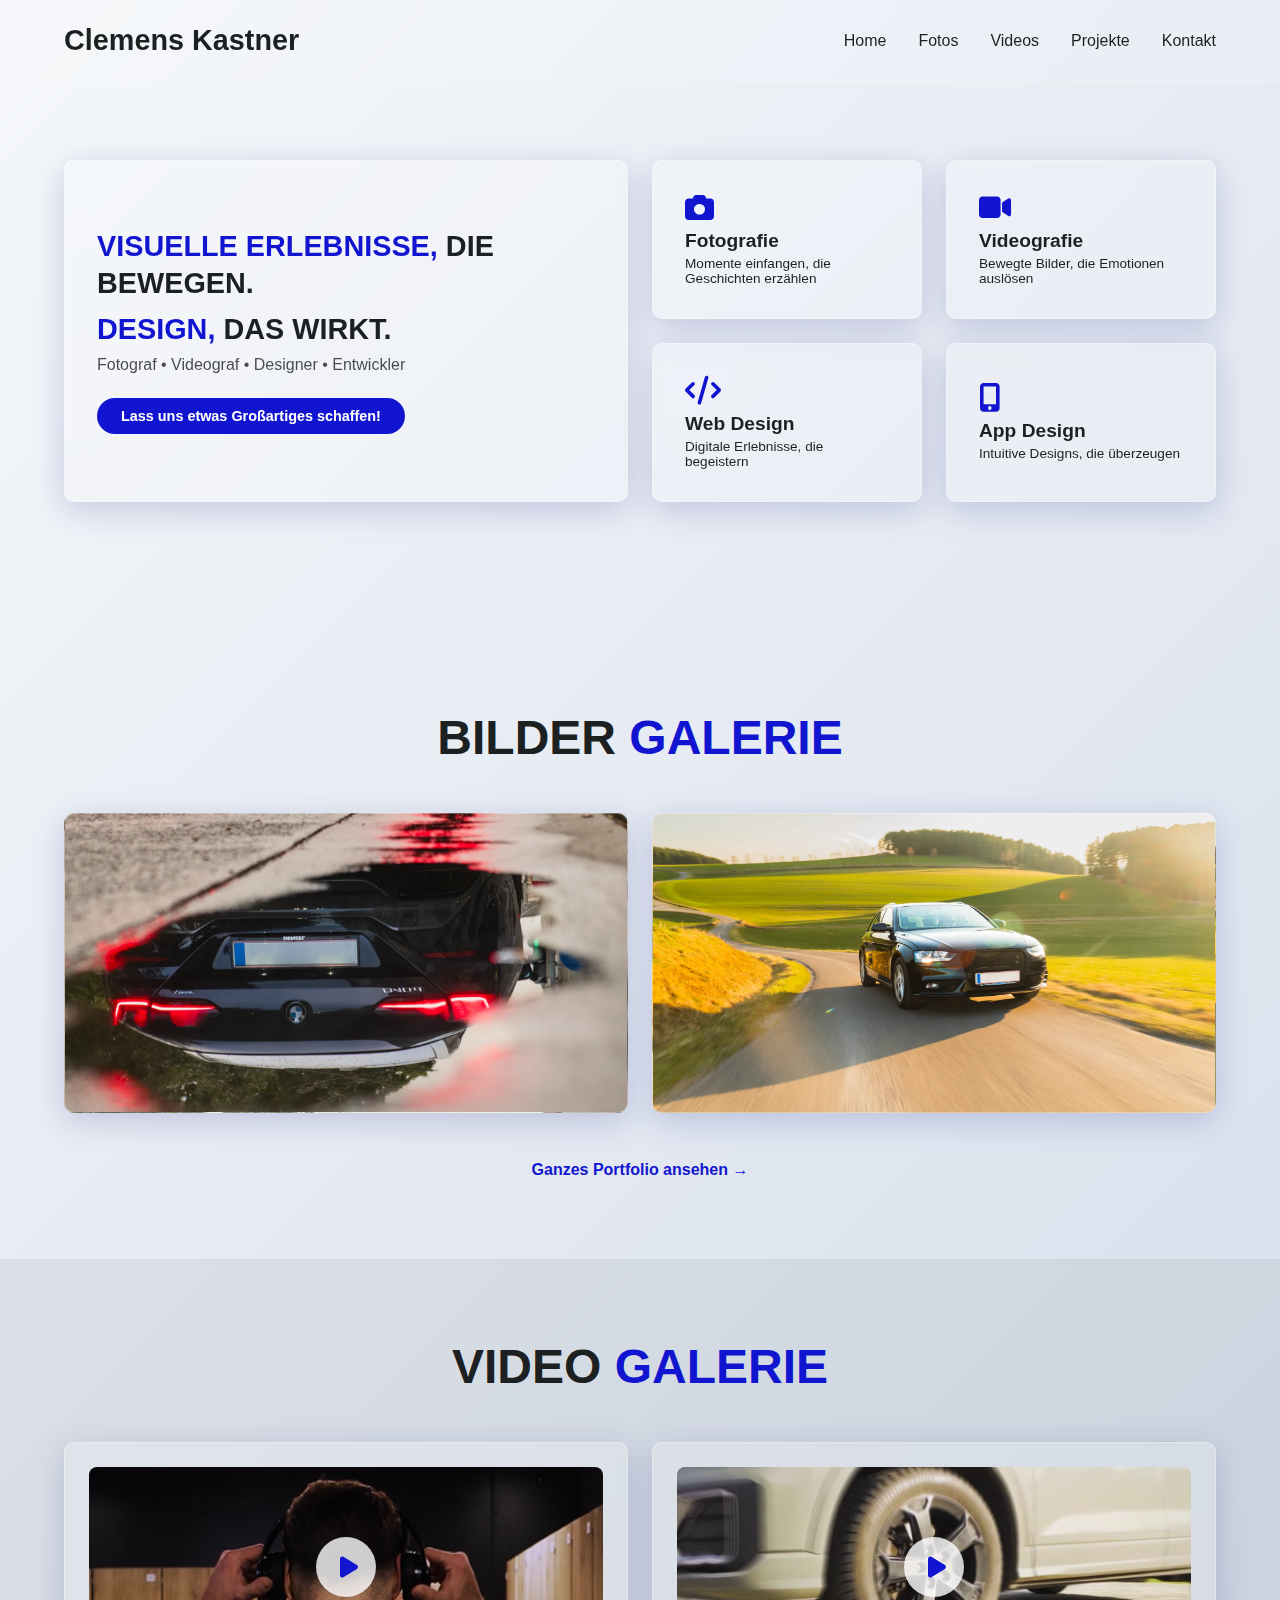
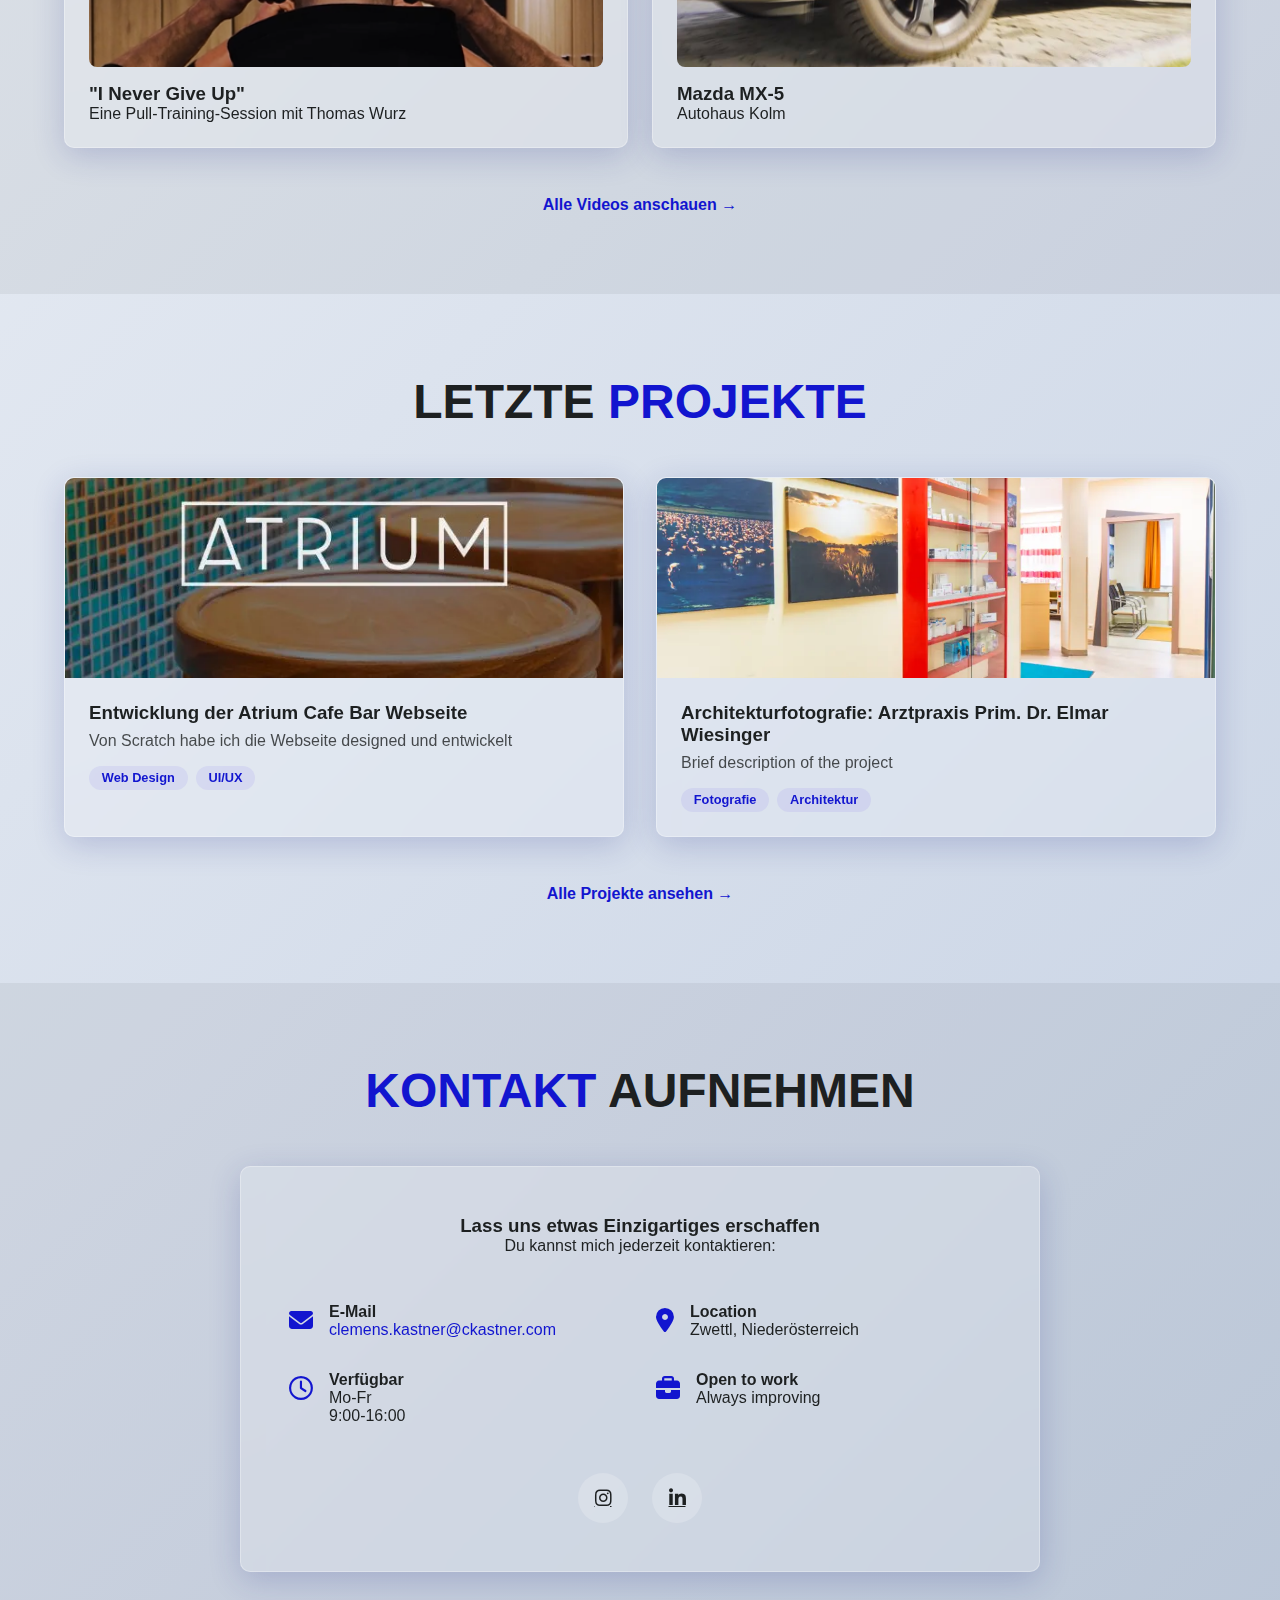
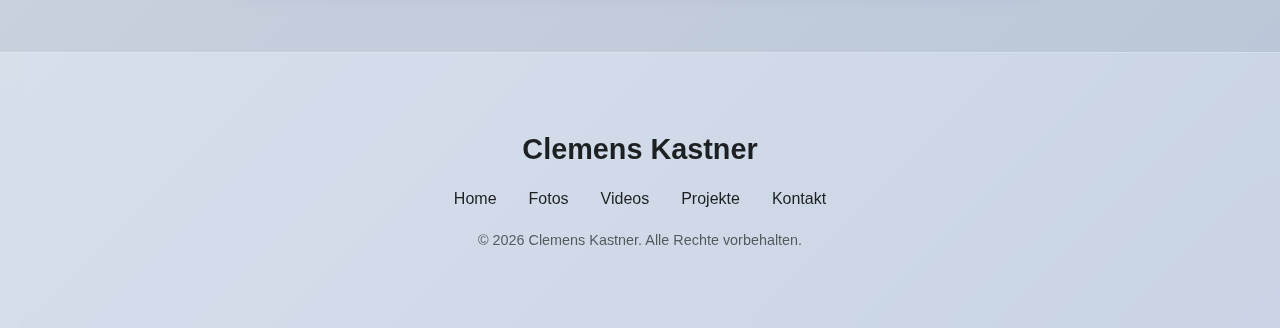
<file: index.html>
<!DOCTYPE html>
<html lang="en">
<head>
    <meta charset="UTF-8">
    <meta name="viewport" content="width=device-width, initial-scale=1.0">
    <title>Clemens Kastner | Portfolio</title>
    <link rel="icon" type="image/x-icon" href="assets/logo/Logo_CK.webp">
    <link rel="stylesheet" href="styles.css">
    <link rel="stylesheet" href="https://cdnjs.cloudflare.com/ajax/libs/font-awesome/6.4.0/css/all.min.css">
</head>
<body>
    
    <header class="glass-header">
        <nav>
            <div class="logo">Clemens Kastner</div>
            <ul class="nav-links">
                <li><a href="#home">Home</a></li>
                <li><a href="#photos">Fotos</a></li>
                <li><a href="#videos">Videos</a></li>
                <li><a href="#projects">Projekte</a></li>
                <li><a href="#contact">Kontakt</a></li>
            </ul>
            <div class="burger">
                <div class="line1"></div>
                <div class="line2"></div>
                <div class="line3"></div>
            </div>
        </nav>
    </header>

    <main>
        <section id="home" class="landing-section">
            <div class="bento-grid">
                <!-- Large header box -->
                <div class="bento-box large glass-box">
                    <h1><span class="highlight">VISUELLE ERLEBNISSE,</span> DIE BEWEGEN.</h1>
                    <h1><span class="highlight">DESIGN,</span> DAS WIRKT.</h1>
                    <p class="subtitle">Fotograf • Videograf • Designer • Entwickler</p>
                    <a href="#contact" class="cta-button">Lass uns etwas Großartiges schaffen!</a>
                </div>
                
                <!-- Small boxes - consistent structure -->
                <div class="bento-box small glass-box hover-scale">
                    <i class="fas fa-camera"></i>
                    <h3>Fotografie</h3>
                    <p>Momente einfangen, die Geschichten erzählen</p>
                </div>
                
                <div class="bento-box small glass-box hover-scale">
                    <i class="fas fa-video"></i>
                    <h3>Videografie</h3>
                    <p>Bewegte Bilder, die Emotionen auslösen</p>
                </div>
                
                <div class="bento-box small glass-box hover-scale">
                    <i class="fas fa-code"></i>
                    <h3>Web Design</h3>
                    <p>Digitale Erlebnisse, die begeistern</p>
                </div>
                
                <div class="bento-box small glass-box hover-scale">
                    <i class="fas fa-mobile-alt"></i>
                    <h3>App Design</h3>
                    <p>Intuitive Designs, die überzeugen</p>
                </div>
                <!-- Other small boxes same pattern -->
            </div>
        </section>

            <!-- Photos Section -->
            <section id="photos" class="section">
                <h2 class="section-title">BILDER <span class="highlight">GALERIE</span></h2>
                <div class="bento-gallery">
                    <!-- Photo 1 -->
                    <div class="gallery-item glass-box hover-scale" style="background-image: url('assets/images/image1.webp'); background-position: center 100%;">
                        <div class="gallery-overlay">
                            <h3>8er BMW Komposition</h3>
                            <p>Wien</p>
                        </div>
                    </div>
                    
                    <!-- Photo 2 -->
                    <div class="gallery-item glass-box hover-scale" style="background-image: url('assets/images/image2.webp'); background-position: center center;">
                        <div class="gallery-overlay">
                            <h3>Audi A4 Rolling-Shot</h3>
                            <p>2024</p>
                        </div>
                    </div>
                    
                    <!-- Add more photos as needed -->
                </div>
                <a href="photos.html" class="view-more">Ganzes Portfolio ansehen →</a>
            </section>

            <!-- Videos Section -->
            <section id="videos" class="section dark-section">
                <h2 class="section-title">VIDEO <span class="highlight">GALERIE</span></h2>
                <div class="bento-gallery">
                    <div class="video-item glass-box hover-scale" data-video-src="assets/videos/comp5.mp4" style="display: none;">
                        <div class="video-thumbnail" style="background-image: url('assets/videos/comp5.png'); background-position: center 20%;">
                            <div class="play-button"><i class="fas fa-play"></i></div>
                        </div>
                        <h3>"Smells Like Teen Spirit"</h3>
                        <p>Eine Legs-Training-Session mit Thomas Wurz</p>
                    </div>
                    <div class="video-item glass-box hover-scale" data-video-src="assets/videos/comp3.mp4" style="display: none;">
                        <div class="video-thumbnail" style="background-image: url('assets/videos/comp3.png'); background-position: 70% 30%; background-size: 120%;">
                            <div class="play-button"><i class="fas fa-play"></i></div>
                        </div>
                        <h3>"I Never Give Up"</h3>
                        <p>Eine Pull-Training-Session mit Thomas Wurz</p>
                    </div>
                    <div class="video-item glass-box hover-scale" data-video-src="assets/videos/vid1_c.mp4" style="display: none;">
                        <div class="video-thumbnail" style="background-image: url('assets/videos/vid1_c.jpg')">
                            <div class="play-button"><i class="fas fa-play"></i></div>
                        </div>
                        <h3>Audi Q2</h3>
                        <p>Speed Ramp Edit</p>
                    </div>
                    <div class="video-item glass-box hover-scale" data-video-src="assets/videos/slow_audi.mp4" style="display: none;">
                        <div class="video-thumbnail" style="background-image: url('assets/videos/slow_audi.jpg')">
                            <div class="play-button"><i class="fas fa-play"></i></div>
                        </div>
                        <h3>Mazda MX-5</h3>
                        <p>Autohaus Kolm</p>
                    </div>
                    
                    <!-- Add more videos as needed -->
                </div>
                <a href="videos.html" class="view-more">Alle Videos anschauen →</a>
            </section>

            <!-- Projects Section -->
            <section id="projects" class="section">
                <h2 class="section-title">LETZTE <span class="highlight">PROJEKTE</span></h2>
                <div class="projects-grid">
                    <!-- Project 1 -->
                    <div class="project-card glass-box hover-scale">
                        <div class="project-image" style="background-image: url('assets/projects/project1.webp'); background-position: center 20%;"></div>
                        <div class="project-info">
                            <h3>Entwicklung der Atrium Cafe Bar Webseite</h3>
                            <p>Von Scratch habe ich die Webseite designed und entwickelt</p>
                            <div class="tags">
                                <span>Web Design</span>
                                <span>UI/UX</span>
                            </div>
                        </div>
                    </div>
                    
                    <!-- Project 2 -->
                    <div class="project-card glass-box hover-scale">
                    <div class="project-image" style="background-image: url('assets/projects/project2.webp')"></div>
                    <div class="project-info">
                        <h3>Architekturfotografie: Arztpraxis Prim. Dr. Elmar Wiesinger</h3>
                        <p>Brief description of the project</p>
                        <div class="tags">
                            <span>Fotografie</span>
                            <span>Architektur</span>
                        </div>
                    </div>
                </div>
                
                <!-- Add more projects as needed -->
            </div>
            <a href="projects.html" class="view-more">Alle Projekte ansehen →</a>
        </section>

        <!-- Contact Section -->
        <section id="contact" class="section dark-section">
            <h2 class="section-title"><span class="highlight">KONTAKT</span> AUFNEHMEN</h2>
            <div class="contact-container glass-box">
                <h3>Lass uns etwas Einzigartiges erschaffen</h3>
                <p>Du kannst mich jederzeit kontaktieren:</p>
                
                <div class="contact-methods">
                    <div class="contact-method">
                        <i class="fas fa-envelope"></i>
                        <div>
                            <h4>E-Mail</h4>
                            <a href="mailto:clemens.kastner@ckastner.com" class="contact-link">clemens.kastner@ckastner.com</a>
                        </div>
                    </div>
                    
                    <div class="contact-method">
                        <i class="fas fa-map-marker-alt"></i>
                        <div>
                            <h4>Location</h4>
                            <p>Zwettl, Niederösterreich</p>
                        </div>
                    </div>

                    <div class="contact-method">
                        <i class="fa-regular fa-clock"></i>
                        <div>
                            <h4>Verfügbar</h4>
                            <p>Mo-Fr</p>
                            <p>9:00-16:00</p>
                        </div>
                    </div>
                    
                    
                    <div class="contact-method">
                        <i class="fa-solid fa-briefcase"></i>
                        <div>
                            <h4>Open to work</h4>
                            <a>Always improving</a>
                        </div>
                    </div>
                </div>
                
                <div class="social-links">
                    <a href="https://instagram.com/clemens.kastner" target="_blank" aria-label="Instagram">
                        <i class="fab fa-instagram"></i>
                    </a>
                    <a href="https://www.linkedin.com/in/clemens-kastner-121619266/" target="_blank" aria-label="LinkedIn">
                        <i class="fab fa-linkedin-in"></i>
                    </a>
                </div>
            </div>
        </section>
    </main>

    <footer class="glass-footer">
        <div class="footer-content">
            <div class="footer-logo">Clemens Kastner</div>
            <div class="footer-links">
                <a href="#home">Home</a>
                <a href="#photos">Fotos</a>
                <a href="#videos">Videos</a>
                <a href="#projects">Projekte</a>
                <a href="#contact">Kontakt</a>
            </div>
            <div class="footer-copyright">
                <p>© <span id="current-year"></span> Clemens Kastner. Alle Rechte vorbehalten.</p>
            </div>
        </div>
    </footer>

    <!-- Lightbox for photos and videos -->
    <div id="lightbox" class="lightbox">
        <span class="close-lightbox">&times;</span>
        <div class="lightbox-content-container">
            <!-- Content will be inserted here by JavaScript -->
        </div>
        <div class="lightbox-caption"></div>
    </div>

    <script src="script.js"></script>
</body>
</html>
</file>
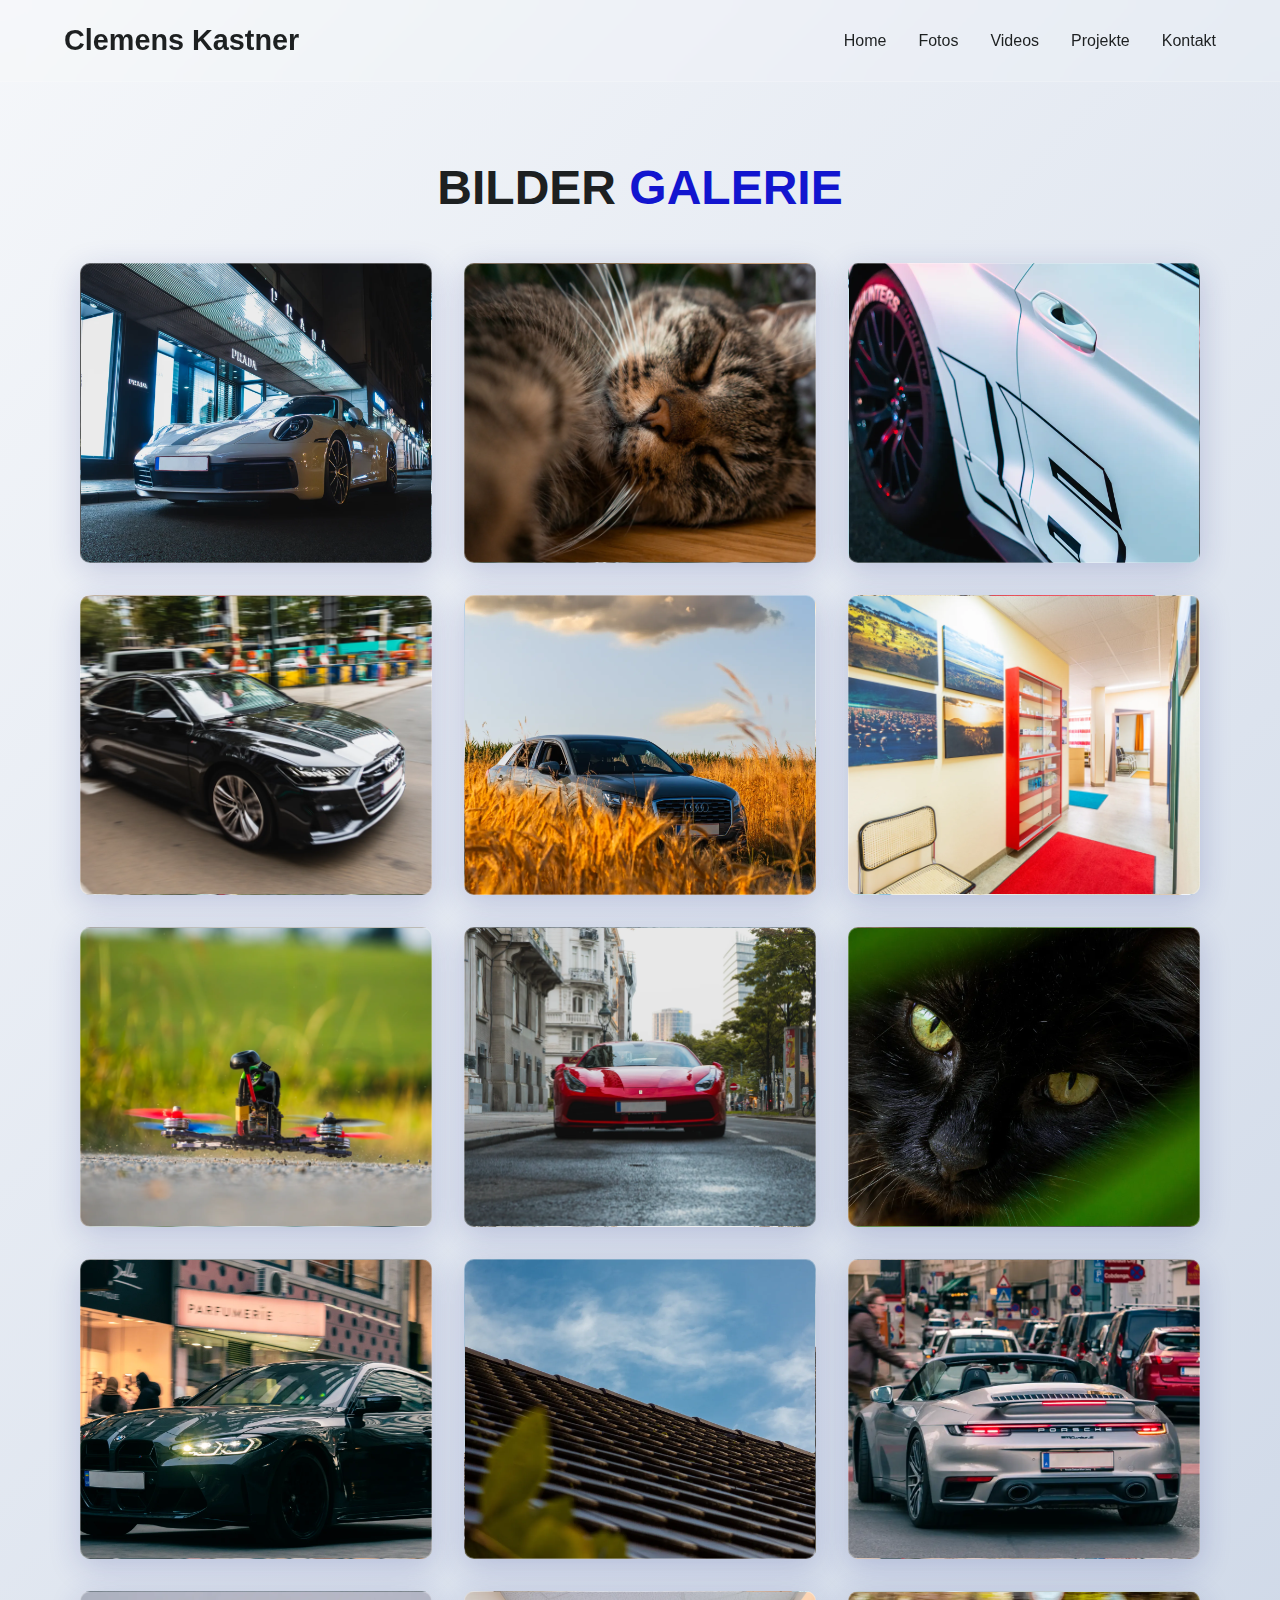
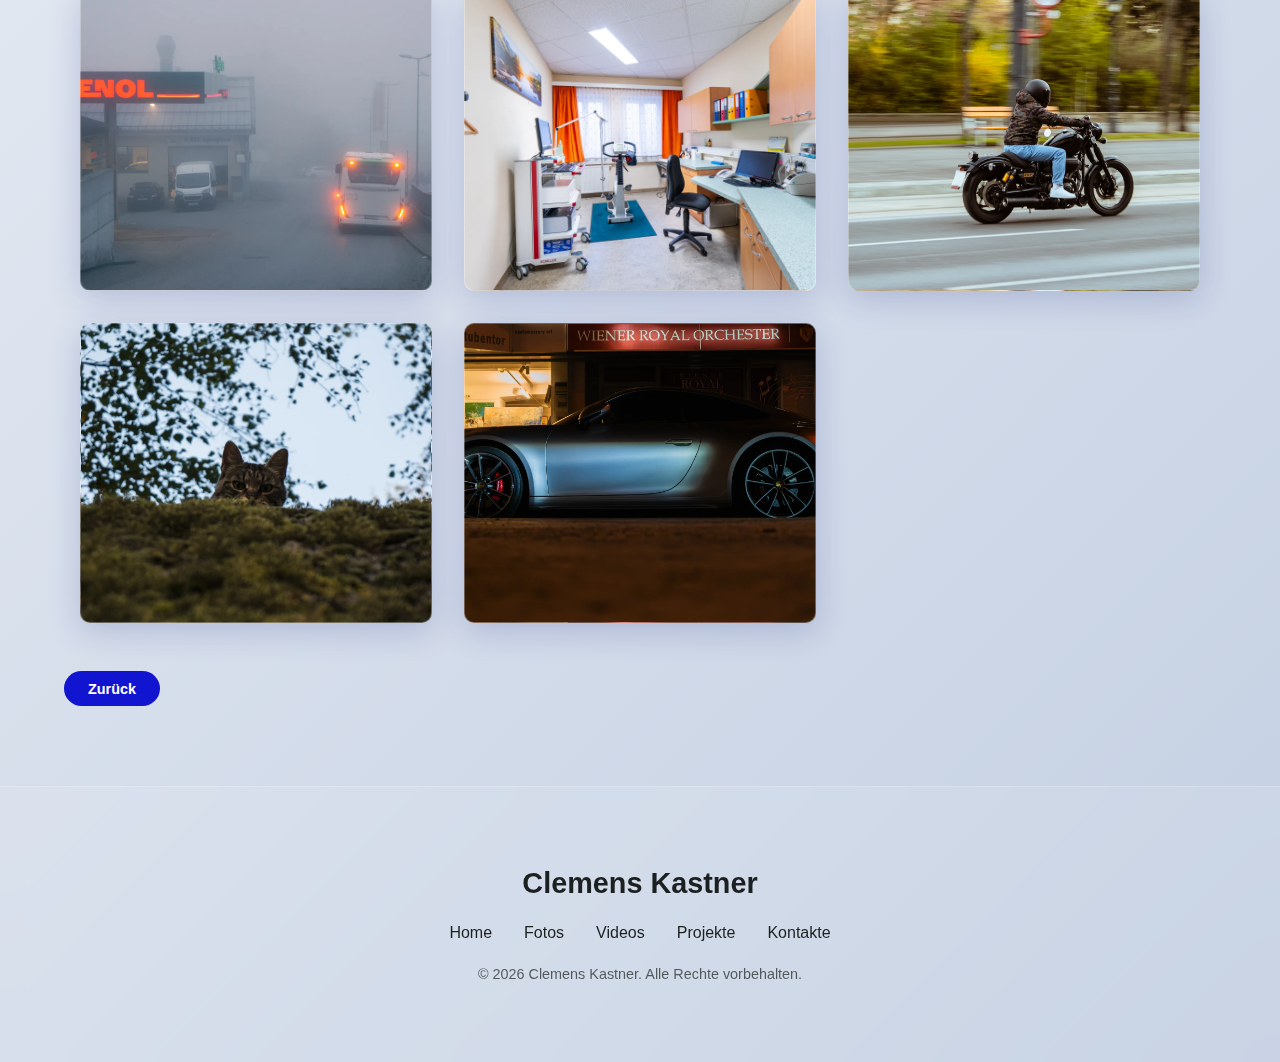
<file: photos.html>
<!DOCTYPE html>
<html lang="en">
<head>
    <meta charset="UTF-8">
    <meta name="viewport" content="width=device-width, initial-scale=1.0">
    <title>Bildergalerie | Clemens Kastner</title>
    <link rel="icon" type="image/x-icon" href="assets/logo/Logo_CK.webp">
    <link rel="stylesheet" href="styles.css">
    <link rel="stylesheet" href="https://cdnjs.cloudflare.com/ajax/libs/font-awesome/6.4.0/css/all.min.css">
</head>
<body>
    <header class="glass-header">
        <nav>
            <div class="logo">Clemens Kastner</div>
            <ul class="nav-links">
                <li><a href="/">Home</a></li>
                <li><a href="photos.html" class="active">Fotos</a></li>
                <li><a href="videos.html">Videos</a></li>
                <li><a href="projects.html">Projekte</a></li>
                <li><a href="index.html#contact">Kontakt</a></li>
            </ul>
            <div class="burger">
                <div class="line1"></div>
                <div class="line2"></div>
                <div class="line3"></div>
            </div>
        </nav>
    </header>

    <main>
        <section class="section">
            <h1 class="section-title">BILDER <span class="highlight">GALERIE</span></h1>
            <div class="full-gallery">
                <!-- Photo 1 -->
                <div class="gallery-item glass-box hover-scale" style="background-image: url('assets/images/porsche3.webp')">
                    <div class="gallery-overlay">
                        <h3>Porsche 911 x Prada Store</h3>
                        <p>Brüssel</p>
                    </div> 
                </div>
                
                <!-- Photo 2 -->
                <div class="gallery-item glass-box hover-scale" style="background-image: url('assets/images/cat2.webp')">
                    <div class="gallery-overlay">
                        <h3>Willi</h3>
                        <p>beim Schlafen</p>
                    </div>
                </div>
                <div class="gallery-item glass-box hover-scale" style="background-image: url('assets/images/mustang.webp'); background-position: center 30%;">
                    <div class="gallery-overlay">
                        <h3>Ford Mustang</h3>
                        <p>16</p>
                    </div>
                </div>
                <div class="gallery-item glass-box hover-scale" style="background-image: url('assets/images/audi3.webp')">
                    <div class="gallery-overlay">
                        <h3>Audi A5</h3>
                        <p>S-Line Power</p>
                    </div>
                </div>
                <div class="gallery-item glass-box hover-scale" style="background-image: url('assets/images/audi1.webp')">
                    <div class="gallery-overlay">
                        <h3>Audi Q2</h3>
                        <p>in der Natur</p>
                    </div>
                </div>
                <div class="gallery-item glass-box hover-scale" style="background-image: url('assets/images/arch1.webp')">
                    <div class="gallery-overlay">
                        <h3>Arztpraxis</h3>
                        <p>Immobilie</p>
                    </div>
                </div>
                <div class="gallery-item glass-box hover-scale" style="background-image: url('assets/images/fpv_drone.webp')">
                    <div class="gallery-overlay">
                        <h3>FPV-Drone</h3>
                        <p>von Lukas Kolinsky</p>
                    </div>
                </div>
                <div class="gallery-item glass-box hover-scale" style="background-image: url('assets/images/ferrari.webp')">
                    <div class="gallery-overlay">
                        <h3>Ferrari</h3>
                        <p>Wien</p>
                    </div>
                </div>
                <div class="gallery-item glass-box hover-scale" style="background-image: url('assets/images/cat3.webp')">
                    <div class="gallery-overlay">
                        <h3>Charlie</h3>
                        <p>Komposition</p>
                    </div>
                </div>
                <div class="gallery-item glass-box hover-scale" style="background-image: url('assets/images/bmw2.webp')">
                    <div class="gallery-overlay">
                        <h3>BMW M4 Competition</h3>
                        <p>Wien</p>
                    </div>
                </div>
                <div class="gallery-item glass-box hover-scale" style="background-image: url('assets/images/sky.webp')">
                    <div class="gallery-overlay">
                        <h3>Himmel</h3>
                        <p>Komposition</p>
                    </div>
                </div>
                <div class="gallery-item glass-box hover-scale" style="background-image: url('assets/images/porsche1.webp')">
                    <div class="gallery-overlay">
                        <h3>Porsche</h3>
                        <p>Wien</p>
                    </div>
                </div>
                <div class="gallery-item glass-box hover-scale" style="background-image: url('assets/images/bus.webp')">
                    <div class="gallery-overlay">
                        <h3>Stadtbus</h3>
                        <p>Zwettl</p>
                    </div>
                </div>
                <div class="gallery-item glass-box hover-scale" style="background-image: url('assets/images/arch2.webp')">
                    <div class="gallery-overlay">
                        <h3>Arztpraxis</h3>
                        <p>Architektur</p>
                    </div>
                </div>
                <div class="gallery-item glass-box hover-scale" style="background-image: url('assets/images/motorcycle.webp')">
                    <div class="gallery-overlay">
                        <h3>Motorrad</h3>
                        <p>Wien</p>
                    </div>
                </div>
                <div class="gallery-item glass-box hover-scale" style="background-image: url('assets/images/cat1.webp')">
                    <div class="gallery-overlay">
                        <h3>Lilli</h3>
                        <p>Komposition</p>
                    </div>
                </div>
                <div class="gallery-item glass-box hover-scale" style="background-image: url('assets/images/porsche2.webp')">
                    <div class="gallery-overlay">
                        <h3>Porsche</h3>
                        <p>bei Nacht</p>
                    </div>
                </div>
                
                
                <!-- Add more photos as needed -->
            </div>
            <a href="index.html" class="cta-button">Zurück</a>
        </section>
    </main>

    <footer class="glass-footer">
        <div class="footer-content">
            <div class="footer-logo">Clemens Kastner</div>
            <div class="footer-links">
                <a href="index.html">Home</a>
                <a href="photos.html">Fotos</a>
                <a href="videos.html">Videos</a>
                <a href="projects.html">Projekte</a>
                <a href="index.html#contact">Kontakte</a>
            </div>
            <div class="footer-copyright">
                <p>© <span id="current-year"></span> Clemens Kastner. Alle Rechte vorbehalten.</p>
            </div>
        </div>
    </footer>

    <!-- Lightbox -->
    <div id="lightbox" class="lightbox">
        <span class="close-lightbox">&times;</span>
        <div class="lightbox-content-container">
            <!-- Content will be inserted here by JavaScript -->
        </div>
        <div class="lightbox-caption"></div>
    </div>

    <script src="script.js"></script>
</body>
</html>
</file>
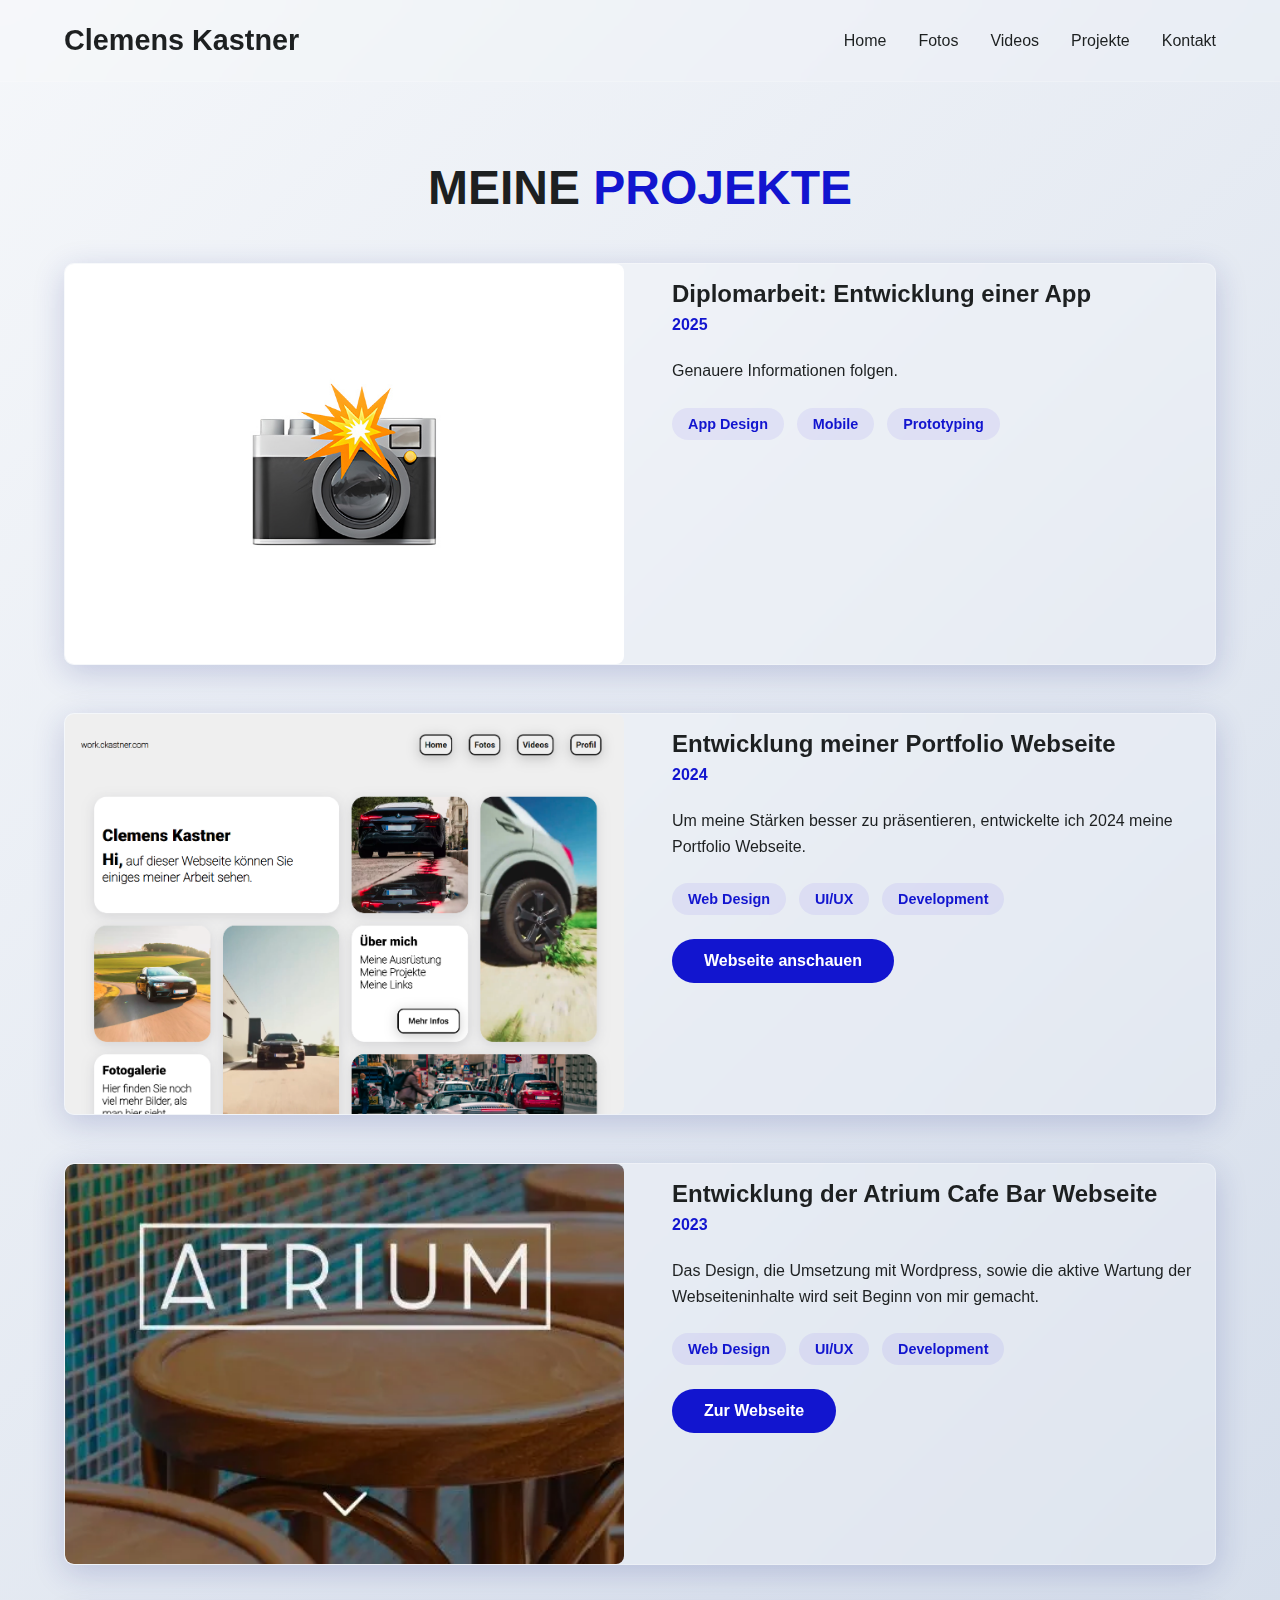
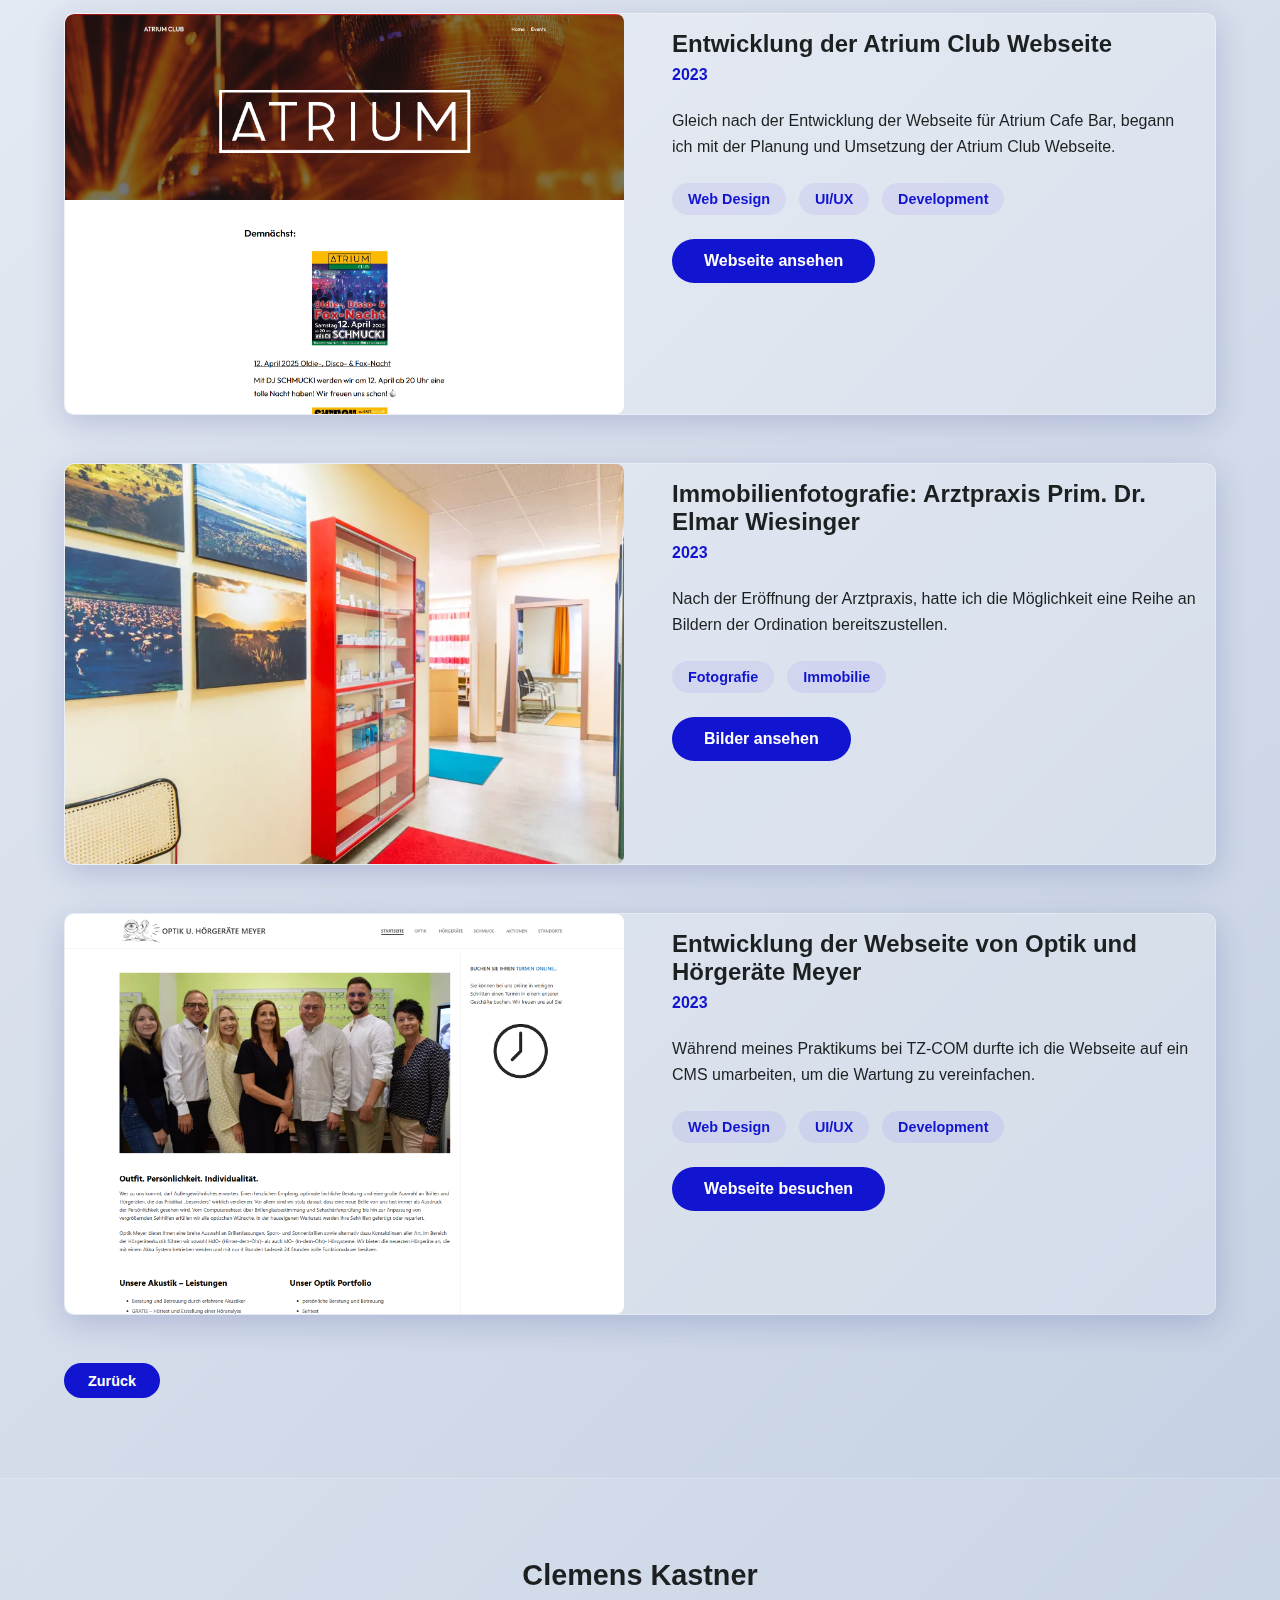
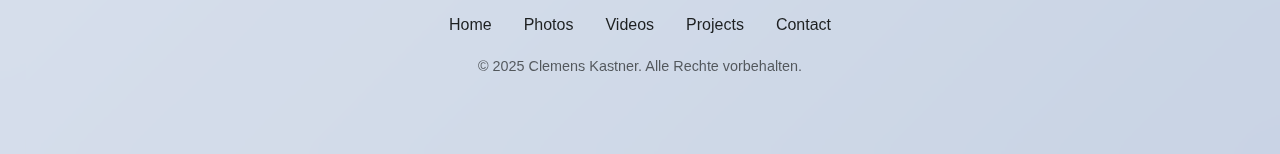
<file: projects.html>
<!DOCTYPE html>
<html lang="en">
<head>
    <meta charset="UTF-8">
    <meta name="viewport" content="width=device-width, initial-scale=1.0">
    <title>Clemens Kastner | Projekte</title>
    <link rel="icon" type="image/x-icon" href="assets/logo/Logo_CK.webp">
    <link rel="stylesheet" href="styles.css">
    <link rel="stylesheet" href="https://cdnjs.cloudflare.com/ajax/libs/font-awesome/6.4.0/css/all.min.css">
</head>
<body>    
    <header class="glass-header">
        <nav>
            <div class="logo">Clemens Kastner</div>
            <ul class="nav-links">
                <li><a href="/">Home</a></li>
                <li><a href="photos.html">Fotos</a></li>
                <li><a href="videos.html">Videos</a></li>
                <li><a href="projects.html" class="active">Projekte</a></li>
                <li><a href="index.html#contact">Kontakt</a></li>
            </ul>
            <div class="burger">
                <div class="line1"></div>
                <div class="line2"></div>
                <div class="line3"></div>
            </div>
        </nav>
    </header>

    <main>
        <section class="section">
            <h1 class="section-title">MEINE <span class="highlight">PROJEKTE</span></h1>
            <div class="projects-container">
                <div class="project-card-full glass-box hover-scale">
                    <div class="project-image-full" style="background-image: url('assets/projects/empty.jpg')"></div>
                    <div class="project-info-full">
                        <h2>Diplomarbeit: Entwicklung einer App</h2>
                        <p class="project-date">2025</p>
                        <p class="project-description">Genauere Informationen folgen.</p>
                        <div class="project-tags">
                            <span>App Design</span>
                            <span>Mobile</span>
                            <span>Prototyping</span>
                        </div>
                    </div>
                </div>
                <div class="project-card-full glass-box hover-scale">
                    <div class="project-image-full" style="background-image: url('assets/projects/ckastner-old-portfolio.png')"></div>
                    <div class="project-info-full">
                        <h2>Entwicklung meiner Portfolio Webseite</h2>
                        <p class="project-date">2024</p>
                        <p class="project-description">Um meine Stärken besser zu präsentieren, entwickelte ich 2024 meine Portfolio Webseite.</p>
                        <div class="project-tags">
                            <span>Web Design</span>
                            <span>UI/UX</span>
                            <span>Development</span>
                        </div>
                        <a href="https://old-portfolio.clemenskastner.com/" class="project-link" target="_blank">Webseite anschauen</a>
                    </div>
                </div> 
                <!-- Project 1 -->
                <div class="project-card-full glass-box hover-scale">
                    <div class="project-image-full" style="background-image: url('assets/projects/project1.webp')"></div>
                    <div class="project-info-full">
                        <h2>Entwicklung der Atrium Cafe Bar Webseite</h2>
                        <p class="project-date">2023</p>
                        <p class="project-description">Das Design, die Umsetzung mit Wordpress, sowie die aktive Wartung der Webseiteninhalte wird seit Beginn von mir gemacht.</p>
                        <div class="project-tags">
                            <span>Web Design</span>
                            <span>UI/UX</span>
                            <span>Development</span>
                        </div>
                        <a href="https://atriumcafebar.at/" class="project-link" target="_blank">Zur Webseite</a>
                    </div>
                </div> 

                <div class="project-card-full glass-box hover-scale">
                    <div class="project-image-full" style="background-image: url('assets/projects/atriumclub.png')"></div>
                    <div class="project-info-full">
                        <h2>Entwicklung der Atrium Club Webseite</h2>
                        <p class="project-date">2023</p>
                        <p class="project-description">Gleich nach der Entwicklung der Webseite für Atrium Cafe Bar, begann ich mit der Planung und Umsetzung der Atrium Club Webseite.</p>
                        <div class="project-tags">
                            <span>Web Design</span>
                            <span>UI/UX</span>
                            <span>Development</span>
                        </div>
                        <a href="https://atriumclub.at/" class="project-link" target="_blank">Webseite ansehen</a>
                    </div>
                </div> 
                
                <!-- Project 2 -->
                <div class="project-card-full glass-box hover-scale">
                    <div class="project-image-full" style="background-image: url('assets/projects/project2.webp')"></div>
                    <div class="project-info-full">
                        <h2>Immobilienfotografie: Arztpraxis Prim. Dr. Elmar Wiesinger</h2>
                        <p class="project-date">2023</p>
                        <p class="project-description">Nach der Eröffnung der Arztpraxis, hatte ich die Möglichkeit eine Reihe an Bildern der Ordination bereitszustellen.</p>
                        <div class="project-tags">
                            <span>Fotografie</span>
                            <span>Immobilie</span>
                        </div>
                        <a href="https://www.google.com/maps/contrib/106477223127150003876/photos/@48.8138466,15.2817182,17z/data=!4m3!8m2!3m1!1e1?entry=ttu&g_ep=EgoyMDI0MTIxMS4wIKXMDSoASAFQAw%3D%3D" class="project-link" target="_blank">Bilder ansehen</a>
                    </div>
                </div>

                

                <div class="project-card-full glass-box hover-scale">
                    <div class="project-image-full" style="background-image: url('assets/projects/optikmeyer.png')"></div>
                    <div class="project-info-full">
                        <h2>Entwicklung der Webseite von Optik und Hörgeräte Meyer</h2>
                        <p class="project-date">2023</p>
                        <p class="project-description">Während meines Praktikums bei TZ-COM durfte ich die Webseite auf ein CMS umarbeiten, um die Wartung zu vereinfachen.</p>
                        <div class="project-tags">
                            <span>Web Design</span>
                            <span>UI/UX</span>
                            <span>Development</span>
                        </div>
                        <a href="https://www.optik-meyer.at/" class="project-link" target="_blank">Webseite besuchen</a>
                    </div>
                </div>
                <!-- Add all your projects here -->
            </div>
            <a href="index.html" class="cta-button">Zurück</a>
        </section>
    </main>

    <footer class="glass-footer">
        <div class="footer-content">
            <div class="footer-logo">Clemens Kastner</div>
            <div class="footer-links">
                <a href="index.html">Home</a>
                <a href="photos.html">Photos</a>
                <a href="videos.html">Videos</a>
                <a href="projects.html">Projects</a>
                <a href="index.html#contact">Contact</a>
            </div>
            <div class="footer-copyright">
                <p>© 2025 Clemens Kastner. Alle Rechte vorbehalten.</p>
            </div>
        </div>
    </footer>

    <script src="script.js"></script>
</body>
</html>
</file>
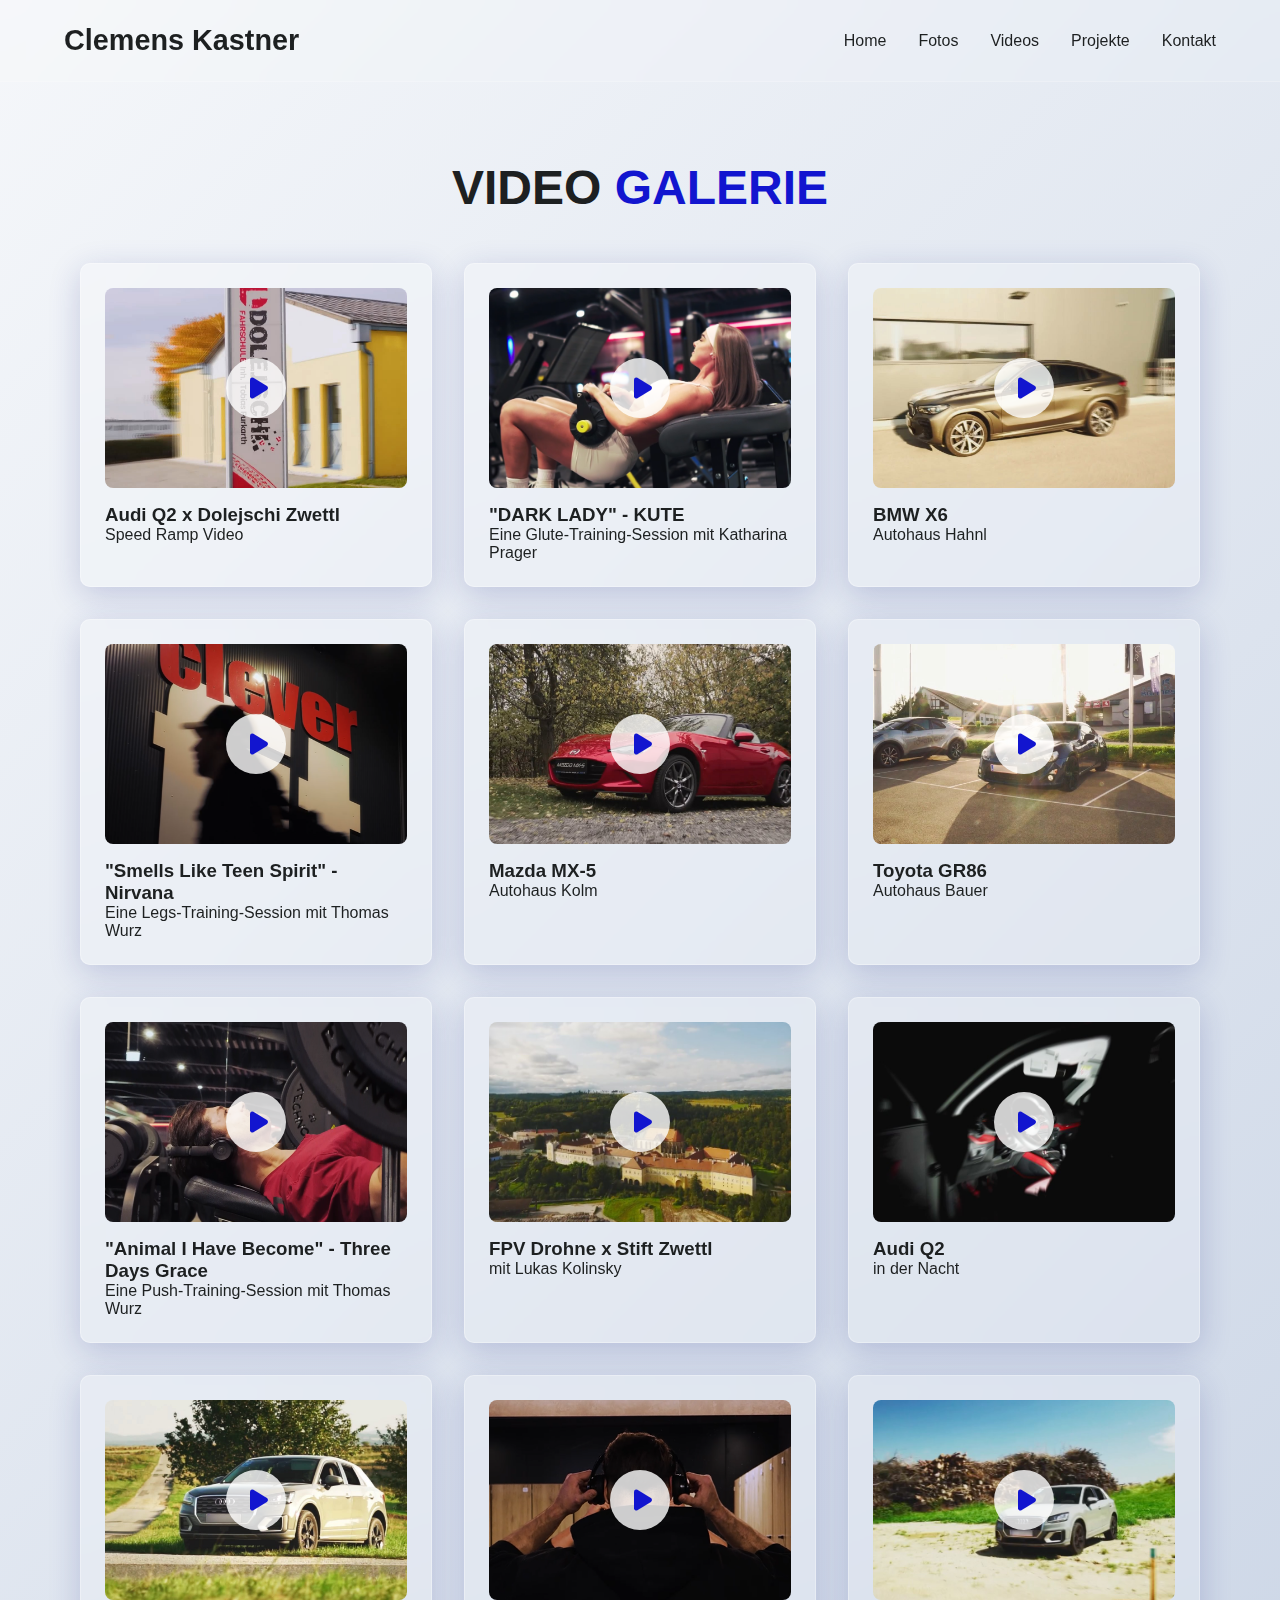
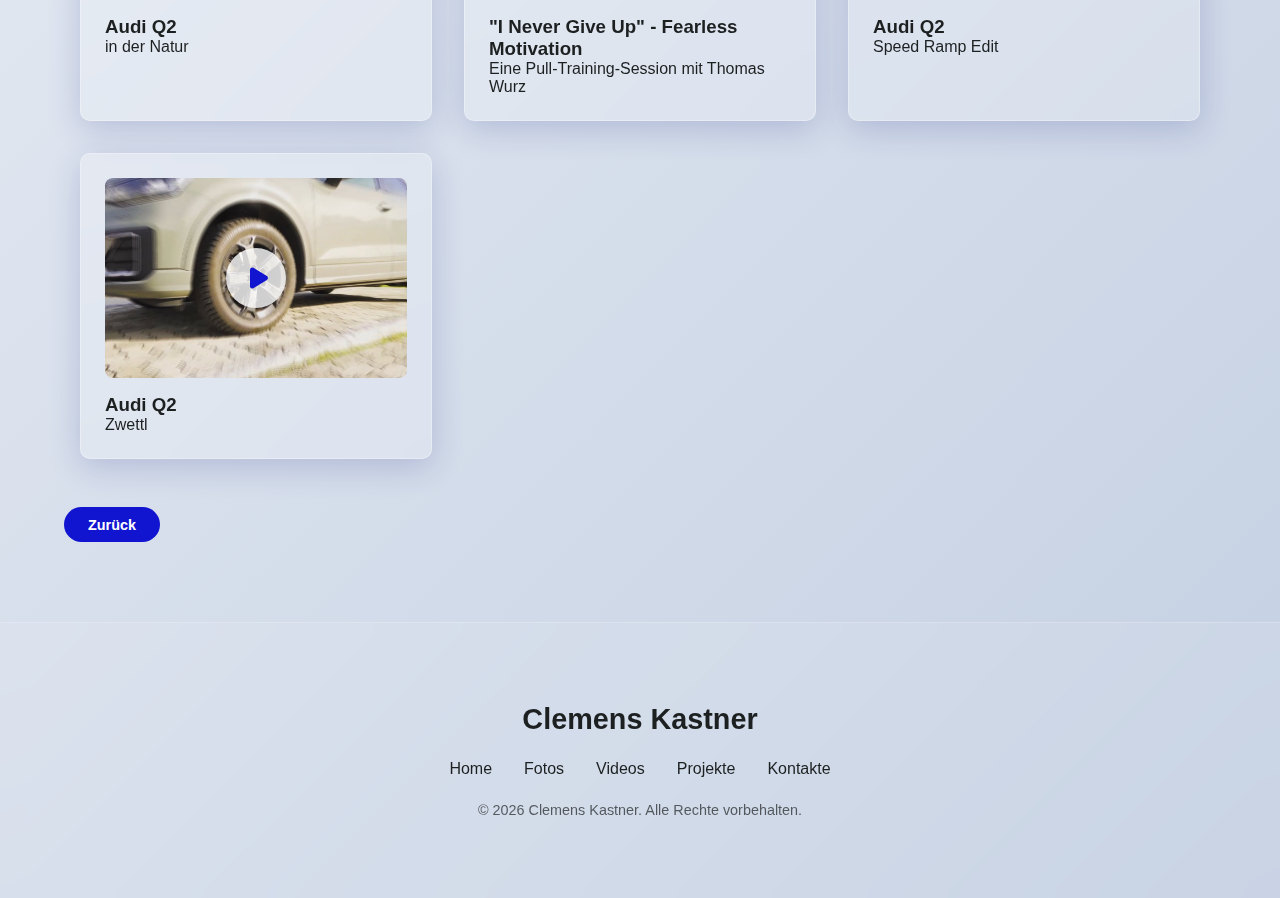
<file: videos.html>
<!DOCTYPE html>
<html lang="en">
<head>
    <meta charset="UTF-8">
    <meta name="viewport" content="width=device-width, initial-scale=1.0">
    <title>Clemens Kastner | Videogalerie</title>
    <link rel="icon" type="image/x-icon" href="assets/logo/Logo_CK.webp">
    <link rel="stylesheet" href="styles.css">
    <link rel="stylesheet" href="https://cdnjs.cloudflare.com/ajax/libs/font-awesome/6.4.0/css/all.min.css">
</head>
<body>    
    <header class="glass-header">
        <nav>
            <div class="logo">Clemens Kastner</div>
            <ul class="nav-links">
                <li><a href="/">Home</a></li>
                <li><a href="photos.html">Fotos</a></li>
                <li><a href="videos.html" class="active">Videos</a></li>
                <li><a href="projects.html">Projekte</a></li>
                <li><a href="index.html#contact">Kontakt</a></li>
            </ul>
            <div class="burger">
                <div class="line1"></div>
                <div class="line2"></div>
                <div class="line3"></div>
            </div>
        </nav>
    </header>

    <main>
        <section class="section">
            <h1 class="section-title">VIDEO <span class="highlight">GALERIE</span></h1>
            <div class="full-gallery">
                <!-- Video 1 -->
                <div class="video-item glass-box hover-scale" data-video-src="assets/videos/dolejschi_audi2.mp4">
                    <div class="video-thumbnail" style="background-image: url('assets/videos/dolejschi_audi2.jpg')">
                        <div class="play-button"><i class="fas fa-play"></i></div>
                    </div>
                    <h3>Audi Q2 x Dolejschi Zwettl</h3>
                    <p>Speed Ramp Video</p>
                </div>
                <div class="video-item glass-box hover-scale" data-video-src="assets/videos/kathi_reel.mp4">
                    <div class="video-thumbnail" style="background-image: url('assets/videos/kathi_reel.png')">
                        <div class="play-button"><i class="fas fa-play"></i></div>
                    </div>
                    <h3>"DARK LADY" - KUTE</h3>
                    <p>Eine Glute-Training-Session mit Katharina Prager</p>
                </div>
                <!-- Video 2 -->
                <div class="video-item glass-box hover-scale" data-video-src="assets/videos/vid2.mp4">
                    <div class="video-thumbnail" style="background-image: url('assets/videos/vid2.jpg')">
                        <div class="play-button"><i class="fas fa-play"></i></div>
                    </div>
                    <h3>BMW X6</h3>
                    <p>Autohaus Hahnl</p>
                </div>
                <div class="video-item glass-box hover-scale" data-video-src="assets/videos/comp5.mp4">
                    <div class="video-thumbnail" style="background-image: url('assets/videos/comp5.png'); background-position: center 20%;">
                        <div class="play-button"><i class="fas fa-play"></i></div>
                    </div>
                    <h3>"Smells Like Teen Spirit" - Nirvana</h3>
                    <p>Eine Legs-Training-Session mit Thomas Wurz</p>
                </div>
                <div class="video-item glass-box hover-scale" data-video-src="assets/videos/vid3.mp4">
                    <div class="video-thumbnail" style="background-image: url('assets/videos/vid3.jpg')">
                        <div class="play-button"><i class="fas fa-play"></i></div>
                    </div>
                    <h3>Mazda MX-5</h3>
                    <p>Autohaus Kolm</p>
                </div>
                <div class="video-item glass-box hover-scale" data-video-src="assets/videos/gr86.mp4">
                    <div class="video-thumbnail" style="background-image: url('assets/videos/gr86.jpg')">
                        <div class="play-button"><i class="fas fa-play"></i></div>
                    </div>
                    <h3>Toyota GR86</h3>
                    <p>Autohaus Bauer</p>
                </div>
                <div class="video-item glass-box hover-scale" data-video-src="assets/videos/push_reel.mp4">
                    <div class="video-thumbnail" style="background-image: url('assets/videos/push_reel.png')">
                        <div class="play-button"><i class="fas fa-play"></i></div>
                    </div>
                    <h3>"Animal I Have Become" - Three Days Grace</h3>
                    <p>Eine Push-Training-Session mit Thomas Wurz</p>
                </div>
                <div class="video-item glass-box hover-scale" data-video-src="assets/videos/fpv.mp4">
                    <div class="video-thumbnail" style="background-image: url('assets/videos/fpv.jpg')">
                        <div class="play-button"><i class="fas fa-play"></i></div>
                    </div>
                    <h3>FPV Drohne x Stift Zwettl</h3>
                    <p>mit Lukas Kolinsky</p>
                </div>
                <div class="video-item glass-box hover-scale" data-video-src="assets/videos/night.mp4">
                    <div class="video-thumbnail" style="background-image: url('assets/videos/night.jpg')">
                        <div class="play-button"><i class="fas fa-play"></i></div>
                    </div>
                    <h3>Audi Q2</h3>
                    <p>in der Nacht</p>
                </div>
                <div class="video-item glass-box hover-scale" data-video-src="assets/videos/quality_audi.mp4">
                    <div class="video-thumbnail" style="background-image: url('assets/videos/quality_audi.jpg')">
                        <div class="play-button"><i class="fas fa-play"></i></div>
                    </div>
                    <h3>Audi Q2</h3>
                    <p>in der Natur</p>
                </div>
                <div class="video-item glass-box hover-scale" data-video-src="assets/videos/comp3.mp4">
                    <div class="video-thumbnail" style="background-image: url('assets/videos/comp3.png'); background-position: 70% 30%; background-size: 120%;">
                        <div class="play-button"><i class="fas fa-play"></i></div>
                    </div>
                    <h3>"I Never Give Up" - Fearless Motivation</h3>
                    <p>Eine Pull-Training-Session mit Thomas Wurz</p>
                </div>
                <div class="video-item glass-box hover-scale" data-video-src="assets/videos/vid1_c.mp4">
                    <div class="video-thumbnail" style="background-image: url('assets/videos/vid1_c.jpg')">
                        <div class="play-button"><i class="fas fa-play"></i></div>
                    </div>
                    <h3>Audi Q2</h3>
                    <p>Speed Ramp Edit</p>
                </div>
                <div class="video-item glass-box hover-scale" data-video-src="assets/videos/slow_audi.mp4">
                    <div class="video-thumbnail" style="background-image: url('assets/videos/slow_audi.jpg')">
                        <div class="play-button"><i class="fas fa-play"></i></div>
                    </div>
                    <h3>Audi Q2</h3>
                    <p>Zwettl</p>
                </div>
                <!-- Add more videos as needed -->
            </div>
            <a href="index.html" class="cta-button">Zurück</a>
        </section>
    </main>

    <footer class="glass-footer">
        <div class="footer-content">
            <div class="footer-logo">Clemens Kastner</div>
            <div class="footer-links">
                <a href="index.html">Home</a>
                <a href="photos.html">Fotos</a>
                <a href="videos.html">Videos</a>
                <a href="projects.html">Projekte</a>
                <a href="index.html#contact">Kontakte</a>
            </div>
            <div class="footer-copyright">
                <p>© <span id="current-year"></span> Clemens Kastner. Alle Rechte vorbehalten.</p>
            </div>
        </div>
    </footer>

    <!-- Lightbox -->
    <div id="lightbox" class="lightbox">
        <span class="close-lightbox">&times;</span>
        <div class="lightbox-content-container">
            <!-- Content will be inserted here by JavaScript -->
        </div>
        <div class="lightbox-caption"></div>
    </div>

    <script src="script.js"></script>
</body>
</html>
</file>
<file: styles.css>
/* Base Styles */
:root {
    --primary-color: #1215cf;
    --secondary-color: #5355d3;
    --dark-color: #1d2021;
    --light-color: #f5f6fa;
    --glass-color: rgba(255, 255, 255, 0.2);
    --glass-border: 1px solid rgba(255, 255, 255, 0.3);
    --box-shadow: 0 8px 32px 0 rgba(31, 38, 135, 0.2);
    --transition: all 0.3s ease;
}

* {
    margin: 0;
    padding: 0;
    box-sizing: border-box;
    font-family: 'Segoe UI', Tahoma, Geneva, Verdana, sans-serif;
}

body {
    background: linear-gradient(135deg, #f5f7fa 0%, #c3cfe2 100%);
    color: var(--dark-color);
    overflow-x: hidden;
}

.highlight {
    color: var(--primary-color);
}

/* Cursor */
.cursor {
    width: 20px;
    height: 20px;
    border: 2px solid var(--primary-color);
    border-radius: 50%;
    position: fixed;
    transform: translate(-50%, -50%);
    pointer-events: none;
    z-index: 999;
    mix-blend-mode: difference;
    transition: transform 0.3s ease;
}

/* Glass Morphism */
.glass-box {
    background: var(--glass-color);
    backdrop-filter: blur(10px);
    -webkit-backdrop-filter: blur(10px);
    border-radius: 10px;
    border: var(--glass-border);
    box-shadow: var(--box-shadow);
}

/* Header */
.glass-header {
    position: fixed;
    top: 0;
    width: 100%;
    z-index: 100;
    background: rgba(255, 255, 255, 0.1);
    backdrop-filter: blur(10px);
    -webkit-backdrop-filter: blur(10px);
    border-bottom: 1px solid rgba(255, 255, 255, 0.2);
}

nav {
    display: flex;
    justify-content: space-between;
    align-items: center;
    padding: 1.5rem 5%;
}

.logo {
    font-size: 1.8rem;
    font-weight: 700;
    color: var(--dark-color);
}

.nav-links {
    display: flex;
    list-style: none;
}

.nav-links li {
    margin-left: 2rem;
}

.nav-links a {
    color: var(--dark-color);
    text-decoration: none;
    font-weight: 500;
    transition: var(--transition);
    position: relative;
}

.nav-links a::after {
    content: '';
    position: absolute;
    width: 0;
    height: 2px;
    bottom: -5px;
    left: 0;
    background-color: var(--primary-color);
    transition: var(--transition);
}

.nav-links a:hover::after {
    width: 100%;
}

.burger {
    display: none;
    cursor: pointer;
}

.burger div {
    width: 25px;
    height: 3px;
    background-color: var(--dark-color);
    margin: 5px;
    transition: var(--transition);
}

/* Main Content */
main {
    margin-top: 80px;
}

.section {
    padding: 5rem 5%;
}

.dark-section {
    background: rgba(0, 0, 0, 0.05);
}

.section-title {
    font-size: 3rem;
    margin-bottom: 3rem;
    text-align: center;
}

/* Landing Section - Bento Grid */
.landing-section {
    padding: 5rem 5% 8rem;
}

.bento-grid {
    display: grid;
    grid-template-columns: repeat(4, 1fr);
    grid-template-rows: repeat(2, 1fr);
    gap: 1.5rem;
    max-width: 1400px;
    margin: 0 auto;
    grid-auto-rows: 1fr; /* Ensures equal row heights */
    align-items: stretch; /* Stretches items to fill grid area */
}

.bento-box {
    padding: 2rem;
    display: flex;
    flex-direction: column;
    justify-content: center;
    transition: var(--transition);
    min-height: 0; /* Allows content to shrink */
    height: 100%; /* Takes full height of grid cell */
}

.bento-box i {
    font-size: clamp(1.5rem, 4vw, 2.5rem); /* Responsive icon sizing */
    margin-bottom: 1rem;
    color: var(--primary-color);
}

.bento-box h3 {
    margin-bottom: 0.5rem;
    white-space: nowrap; /* Prevents text wrapping */
    overflow: hidden;
    text-overflow: ellipsis;
}

.large {
    grid-column: span 2;
    grid-row: span 2;
}

.small {
    grid-column: span 1;
    grid-row: span 1;
}

.hover-scale:hover {
    transform: scale(1.03);
}

.large h1 {
    font-size: clamp(2rem, 5vw, 3.5rem); /* Responsive heading */
    line-height: 1.2;
    margin-bottom: 1.5rem;
}

.subtitle {
    font-size: clamp(1rem, 2vw, 1.2rem); /* Responsive text */
    margin-bottom: 2rem;
    opacity: 0.8;
}

.cta-button {
    display: inline-block;
    background: var(--primary-color);
    color: white;
    padding: 0.8rem 2rem;
    border-radius: 50px;
    text-decoration: none;
    font-weight: 600;
    transition: var(--transition);
    width: fit-content;
}

.cta-button:hover {
    background: var(--secondary-color);
    transform: translateY(-3px);
    box-shadow: 0 10px 20px rgba(108, 92, 231, 0.3);
}

/* Gallery Sections */
.bento-gallery {
    display: grid;
    grid-template-columns: repeat(auto-fit, minmax(300px, 1fr));
    gap: 1.5rem;
    margin-bottom: 3rem;
}

.gallery-box {
    height: 300px;
    background-size: cover;
    background-position: center;
    position: relative;
    overflow: hidden;
    cursor: pointer;
}

.gallery-overlay {
    position: absolute;
    bottom: 0;
    left: 0;
    right: 0;
    padding: 1.5rem;
    background: linear-gradient(transparent, rgba(0, 0, 0, 0.7));
    color: white;
    transform: translateY(100%);
    transition: var(--transition);
}

.gallery-item:hover .gallery-overlay {
    transform: translateY(0);
}

.video-box {
    padding: 1.5rem;
}

.video-thumbnail {
    height: 200px;
    background-size: cover;
    background-position: center;
    border-radius: 8px;
    margin-bottom: 1rem;
    position: relative;
    overflow: hidden;
    cursor: pointer;
}

.play-button {
    position: absolute;
    top: 50%;
    left: 50%;
    transform: translate(-50%, -50%);
    width: 60px;
    height: 60px;
    background: rgba(255, 255, 255, 0.8);
    border-radius: 50%;
    display: flex;
    justify-content: center;
    align-items: center;
    transition: var(--transition);
}

.play-button i {
    color: var(--primary-color);
    font-size: 1.5rem;
    margin-left: 5px;
}

.video-box:hover .play-button {
    background: white;
    transform: translate(-50%, -50%) scale(1.1);
}

.view-more {
    display: block;
    text-align: center;
    color: var(--primary-color);
    font-weight: 600;
    text-decoration: none;
    margin-top: 2rem;
    transition: var(--transition);
}

.view-more:hover {
    color: var(--secondary-color);
}

/* Projects Section */
.projects-grid {
    display: grid;
    grid-template-columns: repeat(auto-fit, minmax(350px, 1fr));
    gap: 2rem;
    margin-bottom: 3rem;
}

.project-card {
    overflow: hidden;
}

.project-image {
    height: 200px;
    background-size: cover;
    background-position: center;
    transition: var(--transition);
}

.project-card:hover .project-image {
    transform: scale(1.05);
}

.project-info {
    padding: 1.5rem;
}

.project-info h3 {
    margin-bottom: 0.5rem;
}

.project-info p {
    margin-bottom: 1rem;
    opacity: 0.8;
}

.tags {
    display: flex;
    flex-wrap: wrap;
    gap: 0.5rem;
}

.tags span {
    background: rgba(108, 92, 231, 0.1);
    color: var(--primary-color);
    padding: 0.3rem 0.8rem;
    border-radius: 50px;
    font-size: 0.8rem;
    font-weight: 600;
}

/* Contact Section */
.contact-container {
    max-width: 800px;
    margin: 0 auto;
    padding: 3rem;
    text-align: center;
}

.contact-methods {
    display: grid;
    grid-template-columns: repeat(auto-fit, minmax(250px, 1fr));
    gap: 2rem;
    margin: 3rem 0;
}

.contact-method {
    display: flex;
    align-items: flex-start;
    text-align: left;
    gap: 1rem;
}

.contact-method i {
    font-size: 1.5rem;
    color: var(--primary-color);
    margin-top: 0.3rem;
}

.contact-link {
    color: var(--primary-color);
    text-decoration: none;
    transition: var(--transition);
}

.contact-link:hover {
    color: var(--secondary-color);
    text-decoration: underline;
}

.social-links {
    display: flex;
    justify-content: center;
    gap: 1.5rem;
    margin-top: 2rem;
    flex-wrap: wrap;
}

.social-links a {
    display: flex;
    justify-content: center;
    align-items: center;
    width: 50px;
    height: 50px;
    background: rgba(255, 255, 255, 0.2);
    border-radius: 50%;
    color: var(--dark-color);
    transition: var(--transition);
    font-size: 1.2rem;
}

.social-links a:hover {
    background: var(--primary-color);
    color: white;
    transform: translateY(-3px);
}

/* Footer */
.glass-footer {
    background: rgba(255, 255, 255, 0.1);
    backdrop-filter: blur(10px);
    -webkit-backdrop-filter: blur(10px);
    border-top: 1px solid rgba(255, 255, 255, 0.2);
    padding: 5rem 5%;
}

.footer-content {
    max-width: 1200px;
    margin: 0 auto;
    display: flex;
    flex-direction: column;
    align-items: center;
}

.footer-logo {
    font-size: 1.8rem;
    font-weight: 700;
    margin-bottom: 1.5rem;
}

.footer-links {
    display: flex;
    gap: 2rem;
    margin-bottom: 1.5rem;
    flex-wrap: wrap;
    justify-content: center;
}

.footer-links a {
    color: var(--dark-color);
    text-decoration: none;
    transition: var(--transition);
}

.footer-links a:hover {
    color: var(--primary-color);
}

.footer-copyright {
    opacity: 0.7;
    font-size: 0.9rem;
}

/* Lightbox Styles */
.lightbox {
    display: none;
    position: fixed;
    top: 0;
    left: 0;
    width: 100%;
    height: 100%;
    background-color: rgba(0, 0, 0, 0.9);
    z-index: 10000;
    backdrop-filter: blur(5px);
    -webkit-backdrop-filter: blur(5px);
}

.lightbox-content-container {
    position: absolute;
    top: 50%;
    left: 50%;
    transform: translate(-50%, -50%);
    width: 90%;
    max-width: 800px;
    max-height: 80vh;
}

.lightbox img, .lightbox video {
    max-width: 100%;
    max-height: 80vh;
    display: block;
    margin: 0 auto;
    border-radius: 8px;
}

.lightbox-caption {
    color: white;
    text-align: center;
    padding: 1rem;
    position: absolute;
    bottom: 0;
    left: 0;
    right: 0;
}

.close-lightbox {
    position: absolute;
    top: 25px;
    right: 25px;
    color: white;
    font-size: 35px;
    font-weight: bold;
    cursor: pointer;
    transition: var(--transition);
    z-index: 10001;
}

.close-lightbox:hover {
    color: var(--primary-color);
}

/* Responsive adjustments */
@media (max-width: 768px) {
    .lightbox-content-container {
        width: 95%;
    }
    
    .close-lightbox {
        top: 15px;
        right: 15px;
        font-size: 30px;
    }
}


/* Responsive Design */
@media (max-width: 1024px) {
    .bento-grid {
        grid-template-columns: repeat(2, 1fr);
    }
    
    .large {
        grid-column: span 2;
        grid-row: span 1;
    }
}



/* Projects Page */
.projects-container {
    max-width: 1200px;
    margin: 0 auto;
}

.project-card-full {
    display: grid;
    grid-template-columns: 1fr 1fr;
    gap: 2rem;
    margin-bottom: 3rem;
    overflow: hidden;
}

.project-image-full {
    height: 400px;
    background-size: cover;
    background-position: center;
    border-radius: 8px;
    transition: var(--transition);
}

.project-info-full {
    padding: 1rem;
}

.project-card-full:hover .project-image-full {
    transform: scale(1.02);
}

.project-date {
    color: var(--primary-color);
    font-weight: 600;
    margin: 0.5rem 0;
}

.project-description {
    margin: 1.5rem 0;
    line-height: 1.6;
}

.project-tags {
    display: flex;
    flex-wrap: wrap;
    gap: 0.8rem;
    margin: 1.5rem 0;
}

.project-tags span {
    background: rgba(108, 92, 231, 0.1);
    color: var(--primary-color);
    padding: 0.5rem 1rem;
    border-radius: 50px;
    font-size: 0.9rem;
    font-weight: 600;
}

.project-link {
    display: inline-block;
    background: var(--primary-color);
    color: white;
    padding: 0.8rem 2rem;
    border-radius: 50px;
    text-decoration: none;
    font-weight: 600;
    transition: var(--transition);
}

.project-link:hover {
    background: var(--secondary-color);
    transform: translateY(-3px);
    box-shadow: 0 10px 20px rgba(108, 92, 231, 0.3);
}


/* Mobile-specific fixes (applies to screens < 768px) */
@media (max-width: 768px) {
    /* Reset the entire bento grid for mobile */
    .bento-grid {
        display: flex;
        flex-direction: column;
        gap: 1rem;
    }

    /* Main header box */
    .bento-box.large {
        order: -1; /* Ensure it stays first */
        min-height: 200px;
        padding: 1.5rem;
    }
    
/* Header Styles */
.glass-header {
    position: fixed;
    top: 0;
    width: 100%;
    z-index: 1000;
    background: rgba(255, 255, 255, 0.1);
    backdrop-filter: blur(10px);
    -webkit-backdrop-filter: blur(10px);
    border-bottom: 1px solid rgba(255, 255, 255, 0.2);
}

nav {
    display: flex;
    justify-content: space-between;
    align-items: center;
    padding: 1.5rem 5%;
}

.logo {
    font-size: 1.5rem;
    font-weight: 700;
    color: var(--dark-color);
}

.nav-links {
    display: flex;
    list-style: none;
}

.nav-links li {
    margin-left: 3rem;
}

.nav-links a {
    color: var(--dark-color);
    text-decoration: none;
    font-weight: 500;
    transition: var(--transition);
    position: relative;
}

.nav-links a::after {
    content: '';
    position: absolute;
    width: 0;
    height: 2px;
    bottom: -5px;
    left: 0;
    background-color: var(--primary-color);
    transition: var(--transition);
}

.nav-links a:hover::after {
    width: 100%;
}

/* Header Styles */
.glass-header {
    position: fixed;
    top: 0;
    width: 100%;
    z-index: 1000;
    background: rgba(255, 255, 255, 0.1);
    backdrop-filter: blur(10px);
    -webkit-backdrop-filter: blur(10px);
    border-bottom: 1px solid rgba(255, 255, 255, 0.2);
}

nav {
    display: flex;
    justify-content: space-between;
    align-items: center;
    padding: 1.5rem 5%;
}

.logo {
    font-size: 1.5rem;
    font-weight: 700;
    color: var(--dark-color);
}

.nav-links {
    display: flex;
    list-style: none;
}

.nav-links li {
    margin-left: 3rem;
}

.nav-links a {
    color: var(--dark-color);
    text-decoration: none;
    font-weight: 500;
    transition: var(--transition);
    position: relative;
}

.nav-links a::after {
    content: '';
    position: absolute;
    width: 0;
    height: 2px;
    bottom: -5px;
    left: 0;
    background-color: var(--primary-color);
    transition: var(--transition);
}

.nav-links a:hover::after {
    width: 100%;
}

/* Burger Menu Styles */
.burger {
    display: none;
    cursor: pointer;
    z-index: 1001;
}
/* Gallery Pages */
.full-gallery {
    display: grid;
    grid-template-columns: repeat(auto-fill, minmax(300px, 1fr));
    gap: 2rem;
    margin: 3rem 0;
}

.gallery-item {
    height: 300px;
    background-size: cover;
    background-position: center;
    position: relative;
    overflow: hidden;
    cursor: pointer;
    border-radius: 10px;
}

.video-item {
    padding: 1.5rem;
}

.video-thumbnail {
    height: 200px;
    background-size: cover;
    background-position: center;
    border-radius: 8px;
    margin-bottom: 1rem;
    position: relative;
    overflow: hidden;
    cursor: pointer;
}

/* Projects Page */
.projects-container {
    max-width: 1200px;
    margin: 0 auto;
}

.project-card-full {
    display: grid;
    grid-template-columns: 1fr 1fr;
    gap: 2rem;
    margin-bottom: 3rem;
    overflow: hidden;
}

.project-image-full {
    height: 400px;
    background-size: cover;
    background-position: center;
    border-radius: 8px;
    transition: var(--transition);
}

.project-info-full {
    padding: 1rem;
}

.project-card-full:hover .project-image-full {
    transform: scale(1.02);
}

.project-date {
    color: var(--primary-color);
    font-weight: 600;
    margin: 0.5rem 0;
}

.project-description {
    margin: 1.5rem 0;
    line-height: 1.6;
}

.project-tags {
    display: flex;
    flex-wrap: wrap;
    gap: 0.8rem;
    margin: 1.5rem 0;
}

.project-tags span {
    background: rgba(108, 92, 231, 0.1);
    color: var(--primary-color);
    padding: 0.5rem 1rem;
    border-radius: 50px;
    font-size: 0.9rem;
    font-weight: 600;
}

.project-link {
    display: inline-block;
    background: var(--primary-color);
    color: white;
    padding: 0.8rem 2rem;
    border-radius: 50px;
    text-decoration: none;
    font-weight: 600;
    transition: var(--transition);
}

.project-link:hover {
    background: var(--secondary-color);
    transform: translateY(-3px);
    box-shadow: 0 10px 20px rgba(108, 92, 231, 0.3);
}
}
/* Responsive adjustments */
@media (max-width: 900px) {
    .project-card-full {
        grid-template-columns: 1fr;
    }
    
    .project-image-full {
        height: 300px;
    }
}

@media (max-width: 600px) {
    .full-gallery {
        grid-template-columns: 1fr;
    }
}
.burger div {
    width: 25px;
    height: 3px;
    background-color: var(--dark-color);
    margin: 5px;
    transition: all 0.3s ease;
}

.video-item {
    padding: 1.5rem;
}

/* Minimalist Photo Gallery Grid */
.full-gallery {
    display: grid;
    grid-template-columns: repeat(auto-fill, minmax(300px, 1fr));
    gap: 2rem;
    margin: 3rem 0;
    padding: 0 1rem;
}
.gallery-item {
    height: 300px;
    background-size: cover;
    background-position: center;
    position: relative;
    overflow: hidden;
    cursor: pointer;
    border-radius: 10px;
}

.gallery-item img {
    width: 100%;
    height: 100%;
    object-fit:contain;
    transition: transform 0.3s ease;
}

.gallery-item:hover img {
    transform: scale(1.03);
}

.gallery-caption {
    position: absolute;
    bottom: 0;
    left: 0;
    right: 0;
    padding: 1rem;
    background: rgba(0, 0, 0, 0.7);
    color: white;
    transform: translateY(100%);
    transition: transform 0.3s ease;
    font-size: 0.9rem;
}

.gallery-item:hover .gallery-caption {
    transform: translateY(0);
}

/* For a more bento-like variation (optional) */
.gallery-item.large {
    grid-column: span 2;
    grid-row: span 2;
    aspect-ratio: 1/1;
}

.gallery-item.tall {
    grid-row: span 2;
    aspect-ratio: 2/3;
}

.gallery-item.wide {
    grid-column: span 2;
    aspect-ratio: 16/9;
}
/* Mobile Styles */
@media (max-width: 768px) {
    .nav-links {
        position: fixed;
        right: 0;
        top: 0;
        height: 100vh;
        width: 60%;
        max-width: 300px;
        background: rgba(255, 255, 255, 0.95);
        backdrop-filter: blur(10px);
        -webkit-backdrop-filter: blur(10px);
        flex-direction: column;
        align-items: center;
        justify-content: center;
        transform: translateX(100%);
        transition: transform 0.5s ease-in-out;
        z-index: 1000;
    }

    .nav-links li {
        margin: 2rem 0;
        opacity: 0;
    }

    .nav-links a {
        font-size: 1.2rem;
    }

    .burger {
        display: block;
    }
}

/* Active Navigation */
.nav-active {
    transform: translateX(0%) !important;
}

/* Burger Animation */
.toggle .line1 {
    transform: rotate(-45deg) translate(-5px, 6px);
}

.toggle .line2 {
    opacity: 0;
}

.toggle .line3 {
    transform: rotate(45deg) translate(-5px, -6px);
}

/* Link Animation */
@keyframes navLinkFade {
    from {
        opacity: 0;
        transform: translateX(50px);
    }
    to {
        opacity: 1;
        transform: translateX(0px);
    }
}

    /* Typography fixes */
    .bento-box.large h1 {
        font-size: 1.8rem;
        line-height: 1.3;
        margin-bottom: 0.5rem;
    }

    .subtitle {
        font-size: 1rem;
        margin-bottom: 1.5rem;
    }

    .bento-box.small h3 {
        font-size: 1.2rem;
        margin-bottom: 0.25rem;
    }

    .bento-box.small p {
        font-size: 0.85rem;
    }

    /* Icon adjustments */
    .bento-box.small i {
        font-size: 1.8rem;
        margin-bottom: 0.5rem;
    }

    /* Button fixes */
    .cta-button {
        padding: 0.6rem 1.5rem;
        font-size: 0.9rem;
    }
}

@media (max-width: 480px) {
    .section-title {
        font-size: 2rem;
    }
    
    .nav-links {
        width: 100%;
    }
    
    .bento-box {
        padding: 1.5rem;
    }
}
/* Update your existing media query for mobile */
@media (max-width: 768px) {
    .bento-grid {
        grid-template-columns: 1fr;
        grid-auto-rows: auto; /* Let content determine height */
    }
    
    /* Make all boxes equal height on mobile */
    .bento-box {
        height: auto;
        min-height: 0;
    }
    
    /* Specific height for small boxes on mobile */
    .bento-box.small {
        min-height: 120px; /* Adjust this value as needed */
        height: 120px; /* Fixed height for consistency */
    }
    
    /* Let large box size naturally */
    .bento-box.large {
        height: auto;
        min-height: 0;
    }
    
    /* Adjust content spacing for small boxes */
    .bento-box.small {
        padding: 1rem;
        justify-content: center;
    }
    
    /* Ensure icons and text fit well */
    .bento-box.small i {
        font-size: 1.8rem;
        margin-bottom: 0.5rem;
    }
    
    .bento-box.small h3 {
        font-size: 1.2rem;
        margin-bottom: 0.25rem;
    }
    
    .bento-box.small p {
        font-size: 0.9rem;
    }
}

/* Landscape mobile optimization */
@media (max-width: 768px) and (orientation: landscape) {
    .bento-grid {
        grid-template-columns: repeat(2, 1fr);
    }
    
    .bento-box {
        min-height: 120px;
    }
}
</file>
